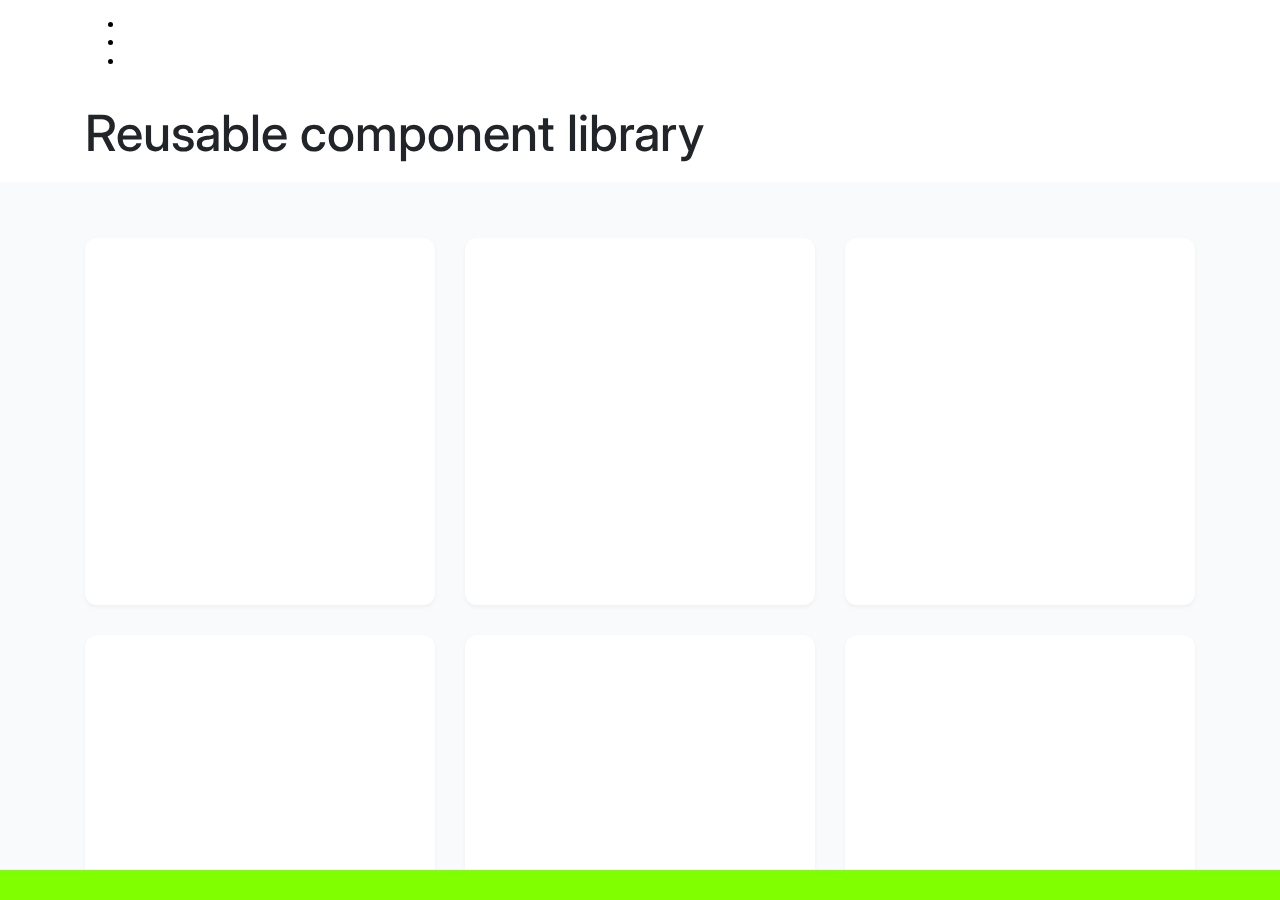
<file: index.html>
<!DOCTYPE html>
<!-- Главная страница -->
<html lang="ru">

<head>
    <link rel="stylesheet" href="./assets/css/normalize.css">
    <link rel="stylesheet" href="./assets/css/main.css">
</head>

<body>
    <div class="page">
        <header class="header">
            <div class="container">
                <a href="#" class="header__logo"></a>
                <nav class="header__nav">
                    <ul>
                        <li class="header__nav-item"></li>
                        <li class="header__nav-item"></li>
                        <li class="header__nav-item"></li>
                    </ul>
                </nav>
                <h1 class="header__title">Reusable component library</h1>
            </div>
        </header>
        <main class="preview page__main">
            <div class="container">
                <div class="preview__cards">
                    <div class="card"></div>
                    <div class="card"></div>
                    <div class="card"></div>
                    <div class="card"></div>
                    <div class="card"></div>
                    <div class="card"></div>
                </div>
            </div>


        </main>
        <footer class="footer">
            <div class="container">

            </div>
        </footer>
    </div>
</body>

</html>
</file>
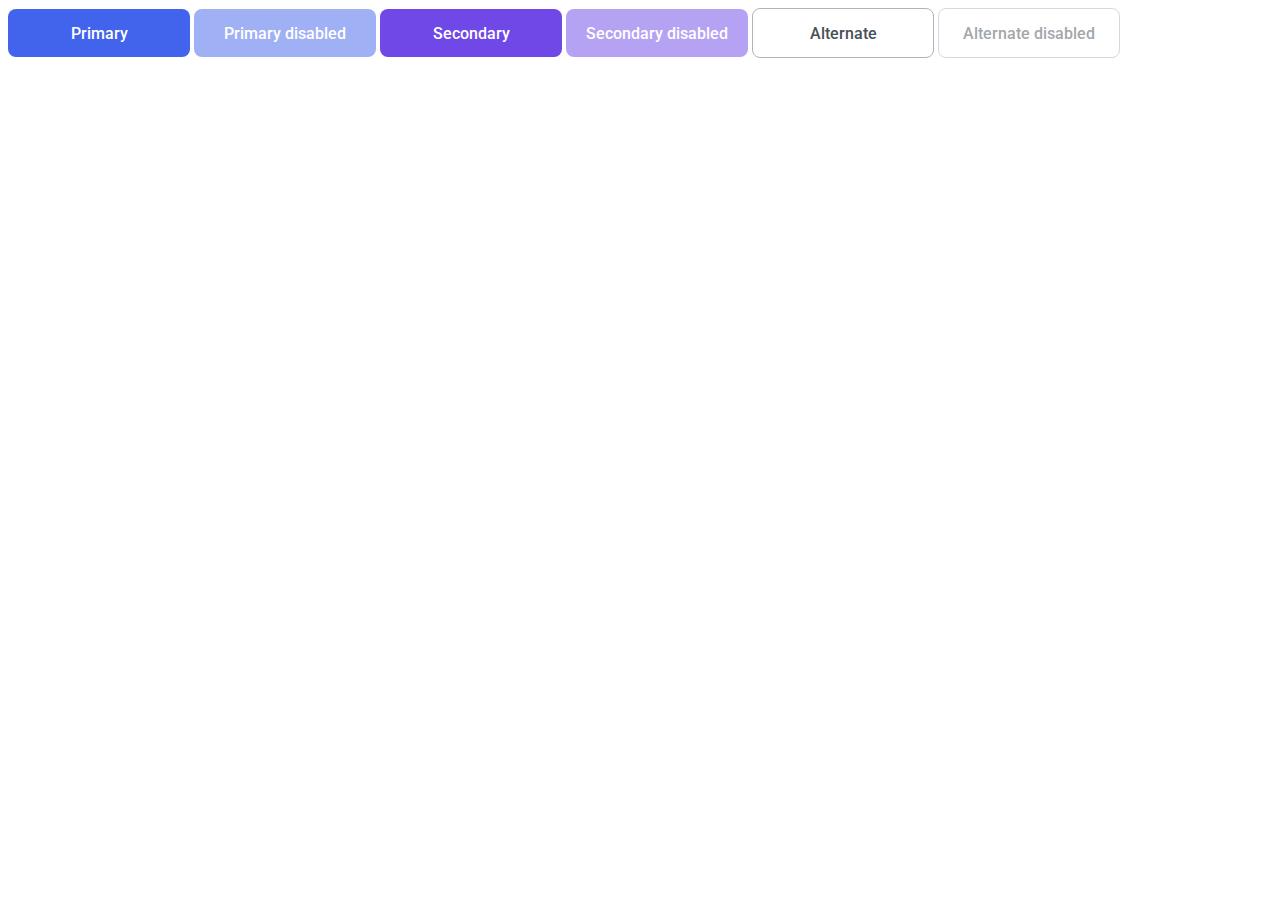
<file: 03-lection1/01-button/index.html>
<!DOCTYPE html>
<!-- Страница с кнопкой -->
<html lang="ru">
    <head>
        <link rel="stylesheet" href="../../assets/css/main.css">
        <link rel="stylesheet" href="./button.css">
    </head>
    <body>
        <button class="button button_primary">
            Primary
        </button>
        <button class="button button_primary" disabled>
            Primary disabled
        </button>
        <button class="button button_secondary">
            Secondary
        </button>
        <button class="button button_secondary" disabled>
            Secondary disabled
        </button>
        <button class="button button_alternate">
            Alternate
        </button>
        <button class="button button_alternate" disabled>
            Alternate disabled
        </button>
    </body>
</html>
</file>
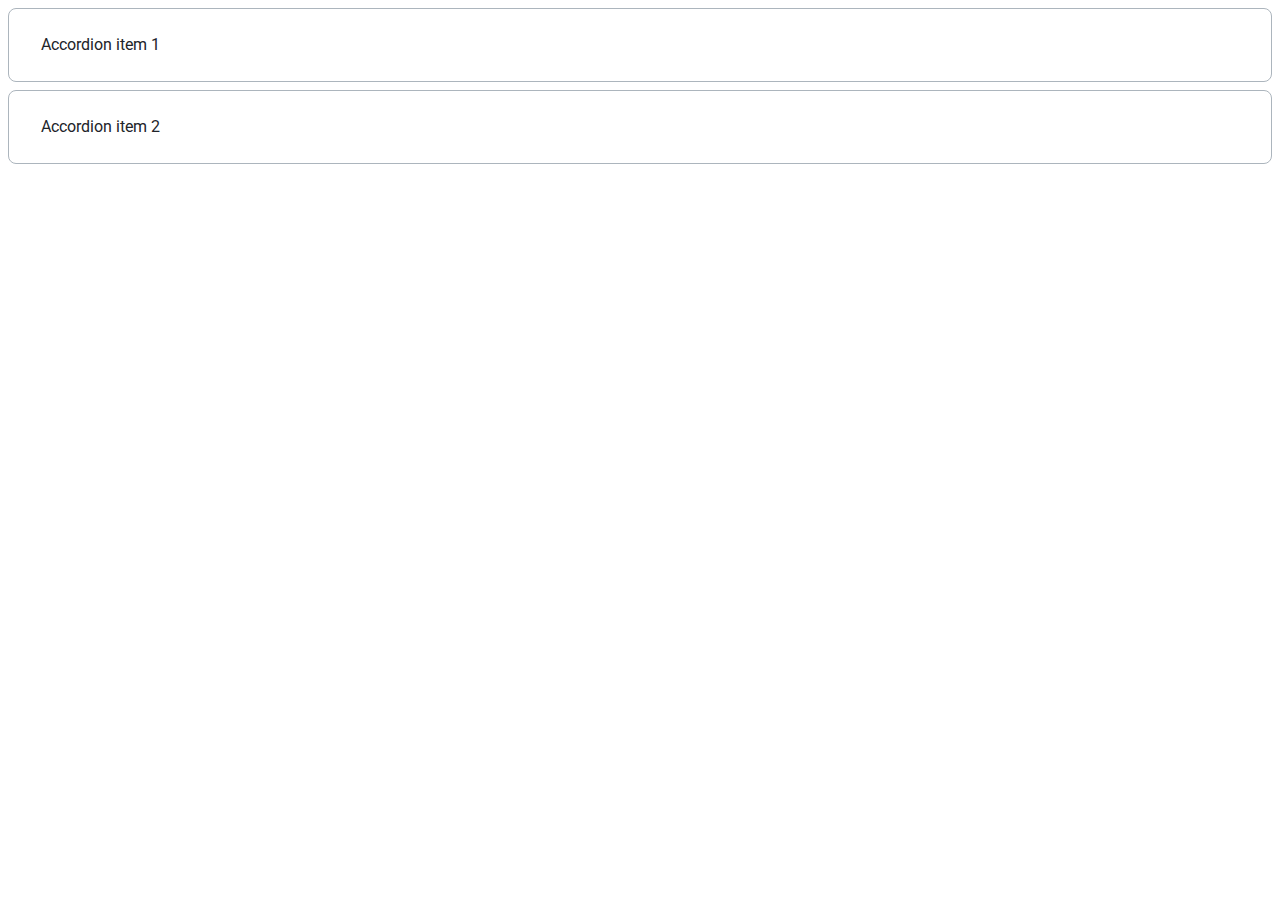
<file: 03-lection1/02-accordion/index.html>
<!DOCTYPE html>
<!-- Страница с аккордеоном -->
<html lang="ru">
    <head>
        <link rel="stylesheet" href="../../assets/css/main.css">
        <link rel="stylesheet" href="./accordion.css">
    </head>
    <body>
        <div class="accordion">
            <details class="accordion__item">
                <summary class="accordion__summary">
                    Accordion item 1
                </summary>
                <div class="accordion__content">
                    <p class="accordion__text">
                        Amet minim mollit non deserunt ullamco est sit aliqua dolor do amet sint.
                        Velit officia consequat duis enim velit mollit.
                        Exercitation veniam consequat sunt nostrud amet.
                    </p>
                </div>
            </details>
            <details class="accordion__item">
                <summary class="accordion__summary">
                    Accordion item 2
                </summary>
                <div class="accordion__content">
                    <p class="accordion__text">
                        Amet minim mollit non deserunt ullamco est sit aliqua dolor do amet sint.
                        Velit officia consequat duis enim velit mollit.
                        Exercitation veniam consequat sunt nostrud amet.
                    </p>
                </div>
            </details>
        </div>
    </body>
</html>
</file>
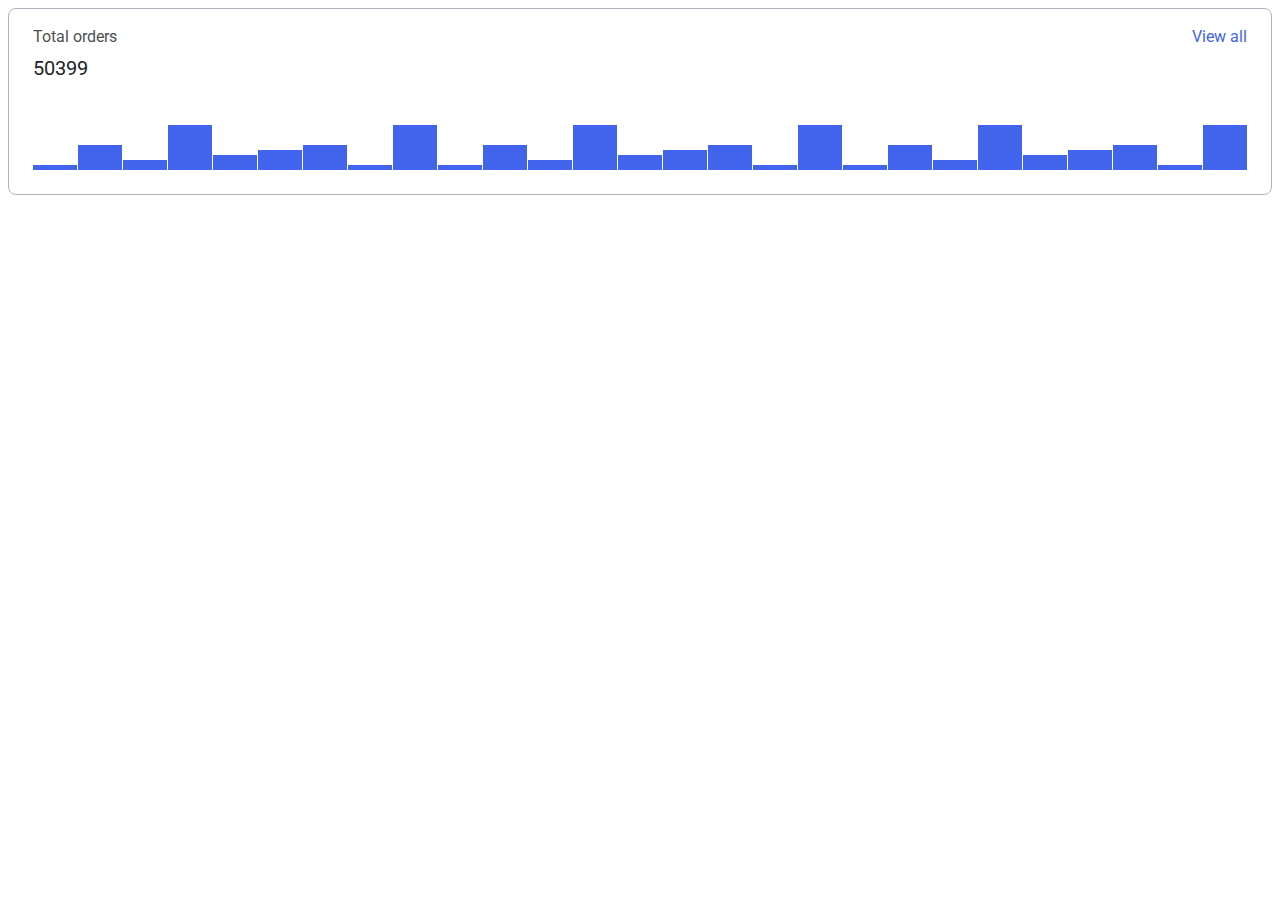
<file: 04-lection2/01-histogram/index.html>
<!DOCTYPE html>
<!-- Страница с гистограммой -->
<html lang="ru">
    <head>
        <link rel="stylesheet" href="../../assets/css/main.css">
        <link rel="stylesheet" href="./histogram.css">
    </head>
    <body>
        <div class="histogram">
            <div class="histogram__header">
                <p class="histogram__title">Total orders</p>
                <a href="#" class="histogram__link">View all</a>
            </div>
            <span class="histogram__total">50399</span>
            <div class="histogram__bars">
                <div class="histogram__bar" style="height: 10%"></div>
                <div class="histogram__bar" style="height: 50%"></div>
                <div class="histogram__bar" style="height: 20%"></div>
                <div class="histogram__bar" style="height: 90%"></div>
                <div class="histogram__bar" style="height: 30%"></div>
                <div class="histogram__bar" style="height: 40%"></div>
                <div class="histogram__bar" style="height: 50%"></div>
                <div class="histogram__bar" style="height: 10%"></div>
                <div class="histogram__bar" style="height: 90%"></div>
                <div class="histogram__bar" style="height: 10%"></div>
                <div class="histogram__bar" style="height: 50%"></div>
                <div class="histogram__bar" style="height: 20%"></div>
                <div class="histogram__bar" style="height: 90%"></div>
                <div class="histogram__bar" style="height: 30%"></div>
                <div class="histogram__bar" style="height: 40%"></div>
                <div class="histogram__bar" style="height: 50%"></div>
                <div class="histogram__bar" style="height: 10%"></div>
                <div class="histogram__bar" style="height: 90%"></div>
                <div class="histogram__bar" style="height: 10%"></div>
                <div class="histogram__bar" style="height: 50%"></div>
                <div class="histogram__bar" style="height: 20%"></div>
                <div class="histogram__bar" style="height: 90%"></div>
                <div class="histogram__bar" style="height: 30%"></div>
                <div class="histogram__bar" style="height: 40%"></div>
                <div class="histogram__bar" style="height: 50%"></div>
                <div class="histogram__bar" style="height: 10%"></div>
                <div class="histogram__bar" style="height: 90%"></div>
            </div>
        </div>
    </body>
</html>
</file>
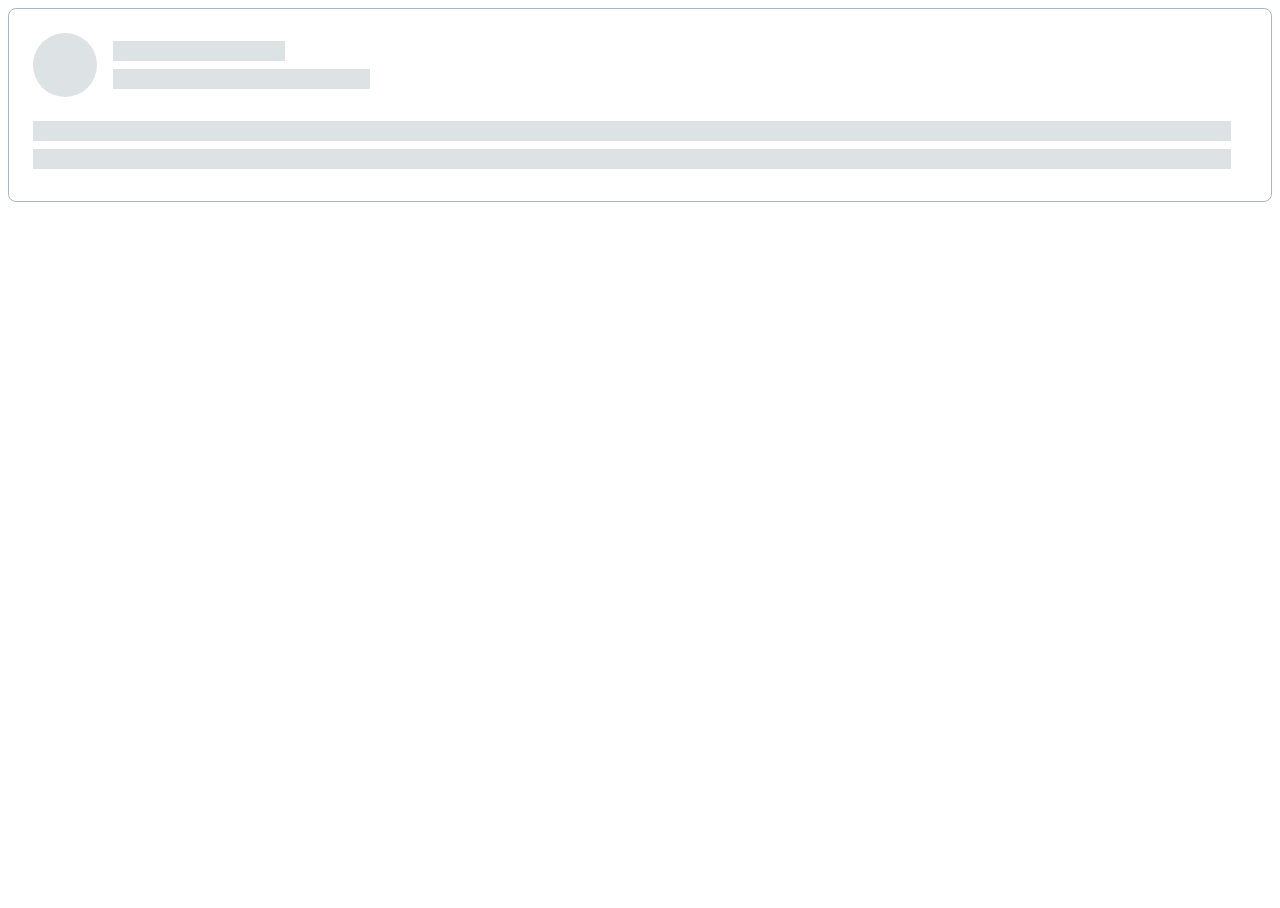
<file: 04-lection2/02-skeleton/index.html>
<!DOCTYPE html>
<!-- Страница со скелетоном -->
<html lang="ru">
    <head>
        <link rel="stylesheet" href="../../assets/css/main.css">
        <link rel="stylesheet" href="./skeleton.css">
    </head>
    <body>
        <div class="skeleton">
            <div class="skeleton__header">
                <div class="skeleton__circle"></div>
                <div class="skeleton__title">
                    <div class="skeleton__line skeleton__line_name"></div>
                    <div class="skeleton__line skeleton__line_date"></div>
                </div>
            </div>
            <div class="skeleton__body">
                <div class="skeleton__line"></div>
                <div class="skeleton__line"></div>
            </div>
        </div>
    </body>
</html>
</file>
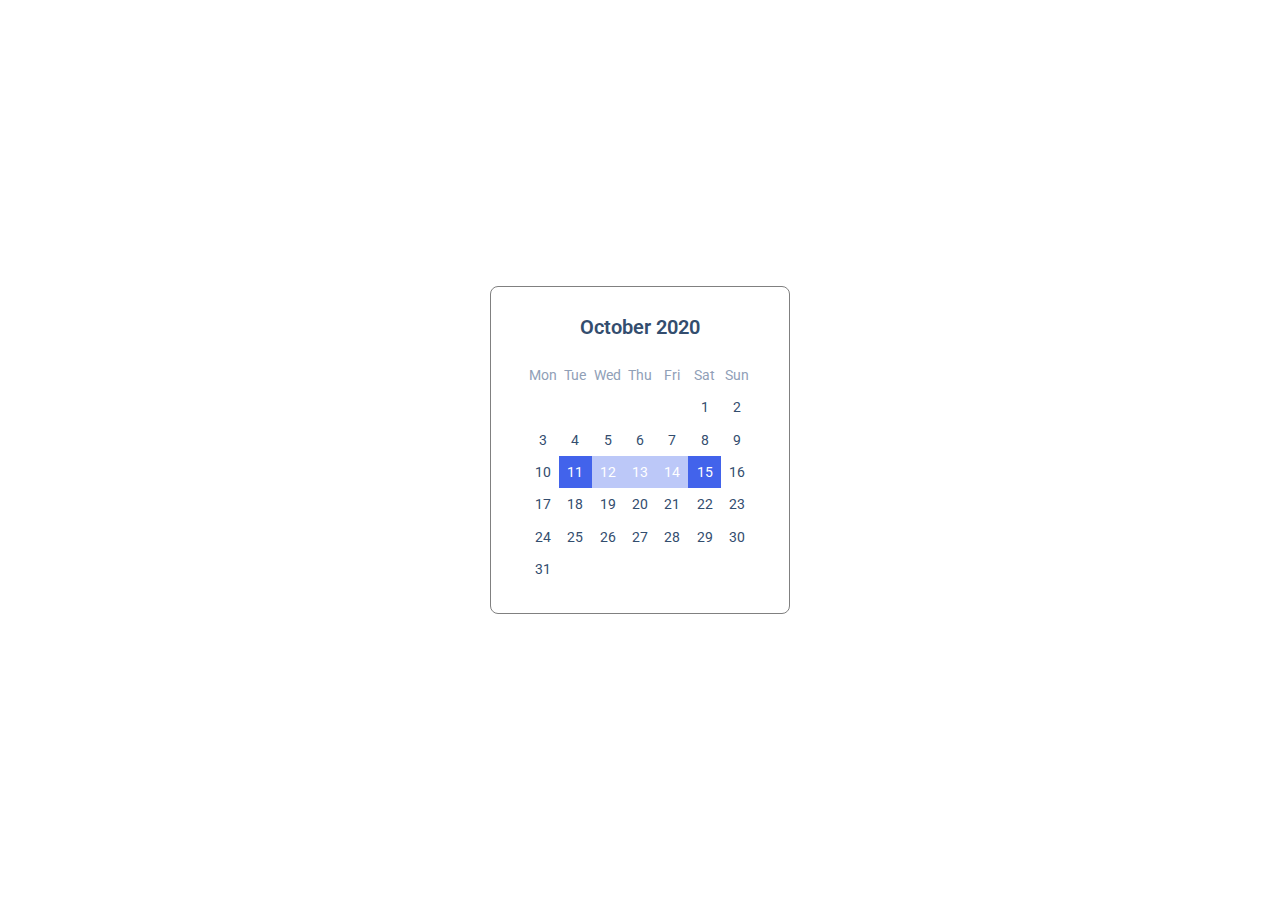
<file: 05-lection3/03-calendar/index.html>
<!DOCTYPE html>
<html lang="en">
<head>
    <meta charset="UTF-8">
    <title>Calendar</title>
    <link rel="stylesheet" href="../../assets/css/main.css">
    <link rel="stylesheet" href="./calendar.css">
    <link rel="stylesheet" href="./index.css">
</head>
<body>
    <div class="calendar">
        <div class="calendar__title">October 2020</div>
        <div class="calendar__wrapper">
            <div class="calendar__inner">
                <span class="calendar__item calendar__item_day">Mon</span>
                <span class="calendar__item calendar__item_day">Tue</span>
                <span class="calendar__item calendar__item_day">Wed</span>
                <span class="calendar__item calendar__item_day">Thu</span>
                <span class="calendar__item calendar__item_day">Fri</span>
                <span class="calendar__item calendar__item_day">Sat</span>
                <span class="calendar__item calendar__item_day">Sun</span>
                <span class="calendar__item"></span>
                <span class="calendar__item"></span>
                <span class="calendar__item"></span>
                <span class="calendar__item"></span>
                <span class="calendar__item"></span>
                <span class="calendar__item">1</span>
                <span class="calendar__item">2</span>
                <span class="calendar__item">3</span>
                <span class="calendar__item">4</span>
                <span class="calendar__item">5</span>
                <span class="calendar__item">6</span>
                <span class="calendar__item">7</span>
                <span class="calendar__item">8</span>
                <span class="calendar__item">9</span>
                <span class="calendar__item">10</span>
                <span class="calendar__item calendar__item_active">11</span>
                <span class="calendar__item calendar__item_between-active">12</span>
                <span class="calendar__item calendar__item_between-active">13</span>
                <span class="calendar__item calendar__item_between-active">14</span>
                <span class="calendar__item calendar__item_active">15</span>
                <span class="calendar__item">16</span>
                <span class="calendar__item">17</span>
                <span class="calendar__item">18</span>
                <span class="calendar__item">19</span>
                <span class="calendar__item">20</span>
                <span class="calendar__item">21</span>
                <span class="calendar__item">22</span>
                <span class="calendar__item">23</span>
                <span class="calendar__item">24</span>
                <span class="calendar__item">25</span>
                <span class="calendar__item">26</span>
                <span class="calendar__item">27</span>
                <span class="calendar__item">28</span>
                <span class="calendar__item">29</span>
                <span class="calendar__item">30</span>
                <span class="calendar__item">31</span>
            </div>
        </div>
    </div>
</body>
</html>
</file>
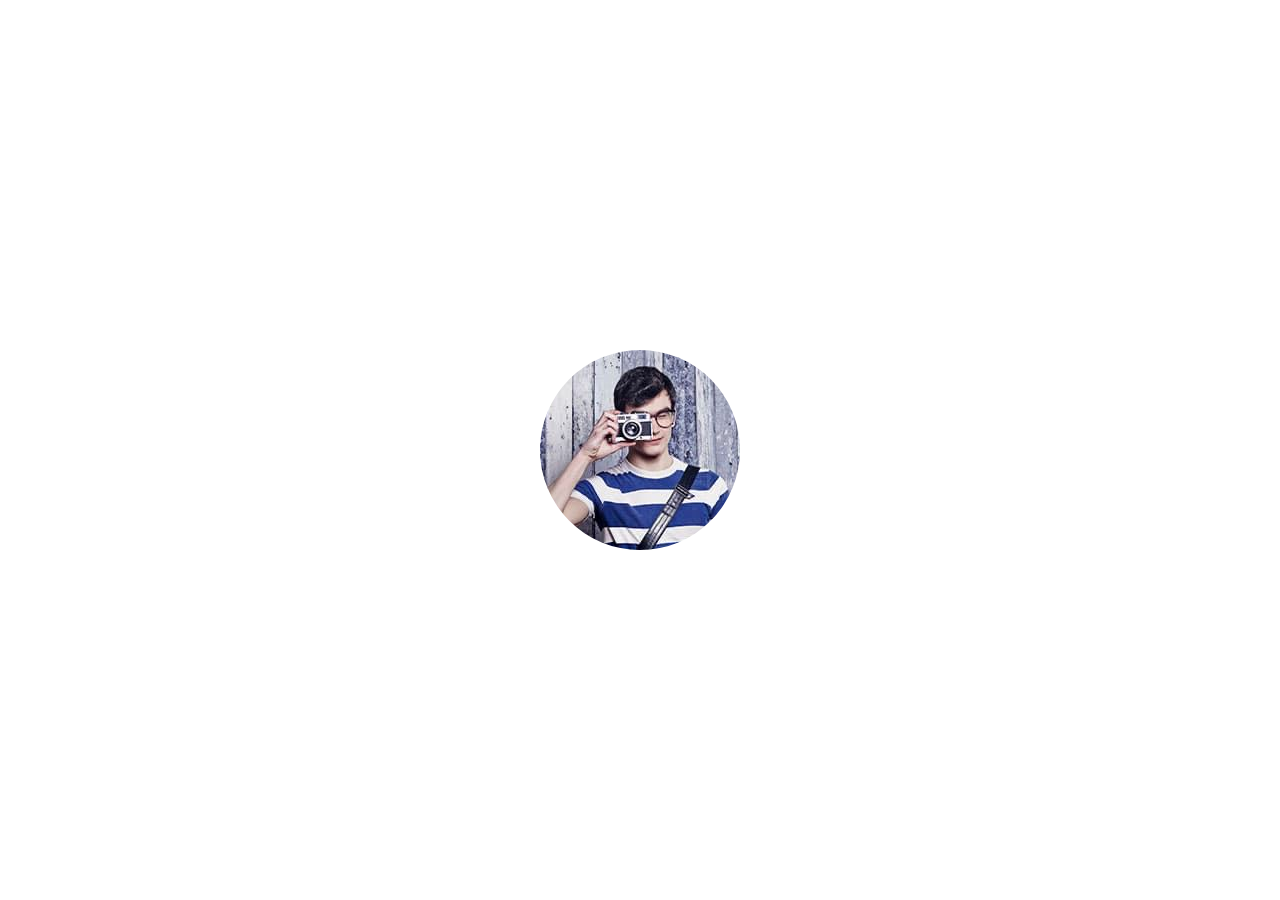
<file: 06-lection4/01-avatar/index.html>
<!DOCTYPE html>
<!-- Страница с аватаром -->
<html lang="ru">
    <head>
        <link rel="stylesheet" href="../../assets/css/main.css">
        <link rel="stylesheet" href="./avatar.css">
        <link rel="stylesheet" href="./index.css">
        <title>Avatar</title>
    </head>
    <body>
        <div class="avatar">
            <img class="avatar__image" src="./public/avatar-200.jpg">
        </div>
    </body>
</html>
</file>
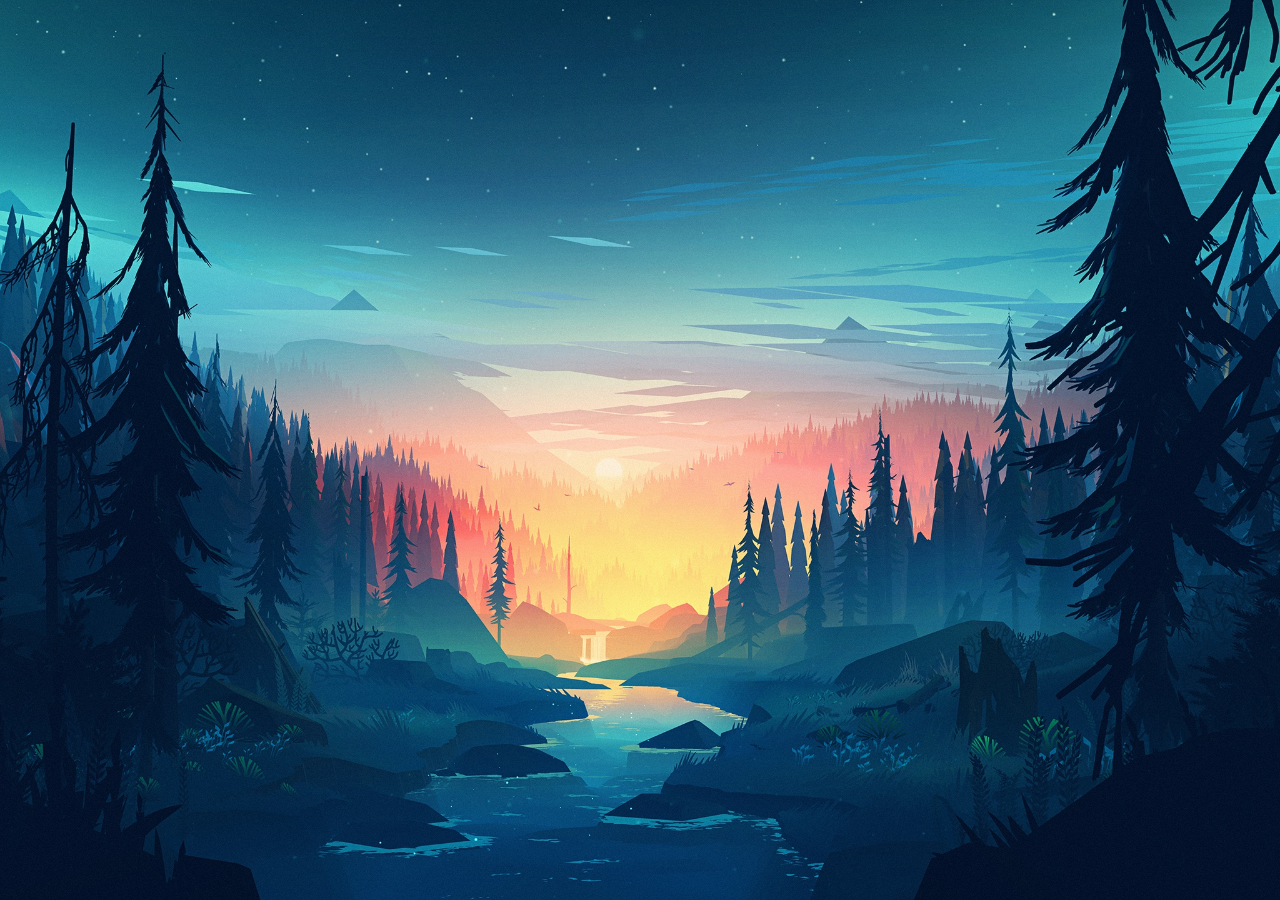
<file: 06-lection4/02-background-image/index.html>
<!DOCTYPE html>
<html lang="ru">
    <head>
        <link rel="stylesheet" href="../../assets/css/main.css">
        <link rel="stylesheet" href="./background-image.css">
        <link rel="stylesheet" href="./index.css">
        <title>Background</title>
    </head>
    <body>
        <div class="background"></div>
    </body>
</html>
</file>
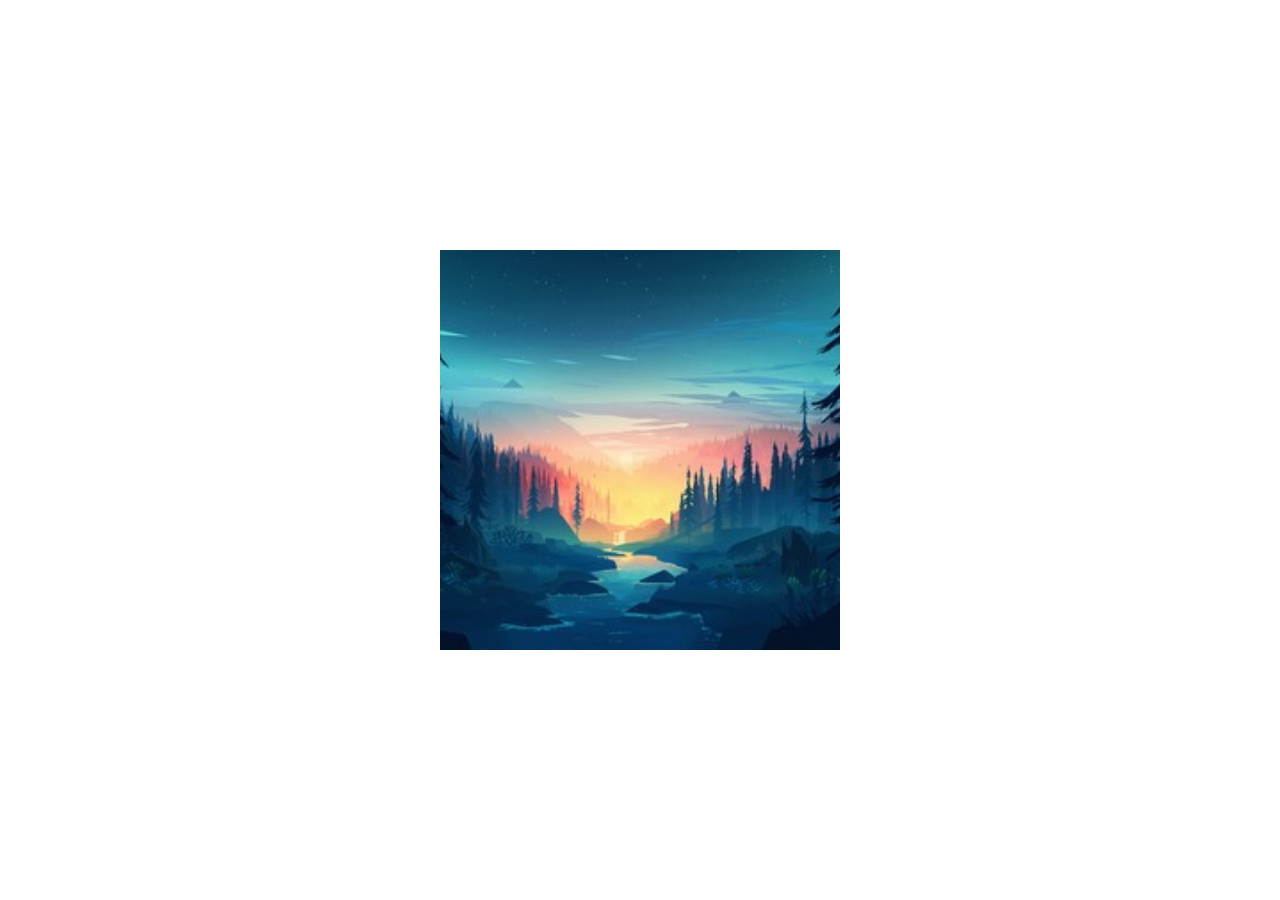
<file: 06-lection4/03-srcset/index.html>
<!DOCTYPE html>
<html lang="ru">
    <head>
        <link rel="stylesheet" href="../../assets/css/main.css">
        <link rel="stylesheet" href="./srcset.css">
        <link rel="stylesheet" href="./index.css">
    </head>
    <body>
        <div class="block">
            <img class="block__image" src="./public/forest_400.jpg" srcset="./public/forest_400.jpg 1x, ./public/forest_768.jpg 2x">
        </div>
    </body>
</html>
</file>
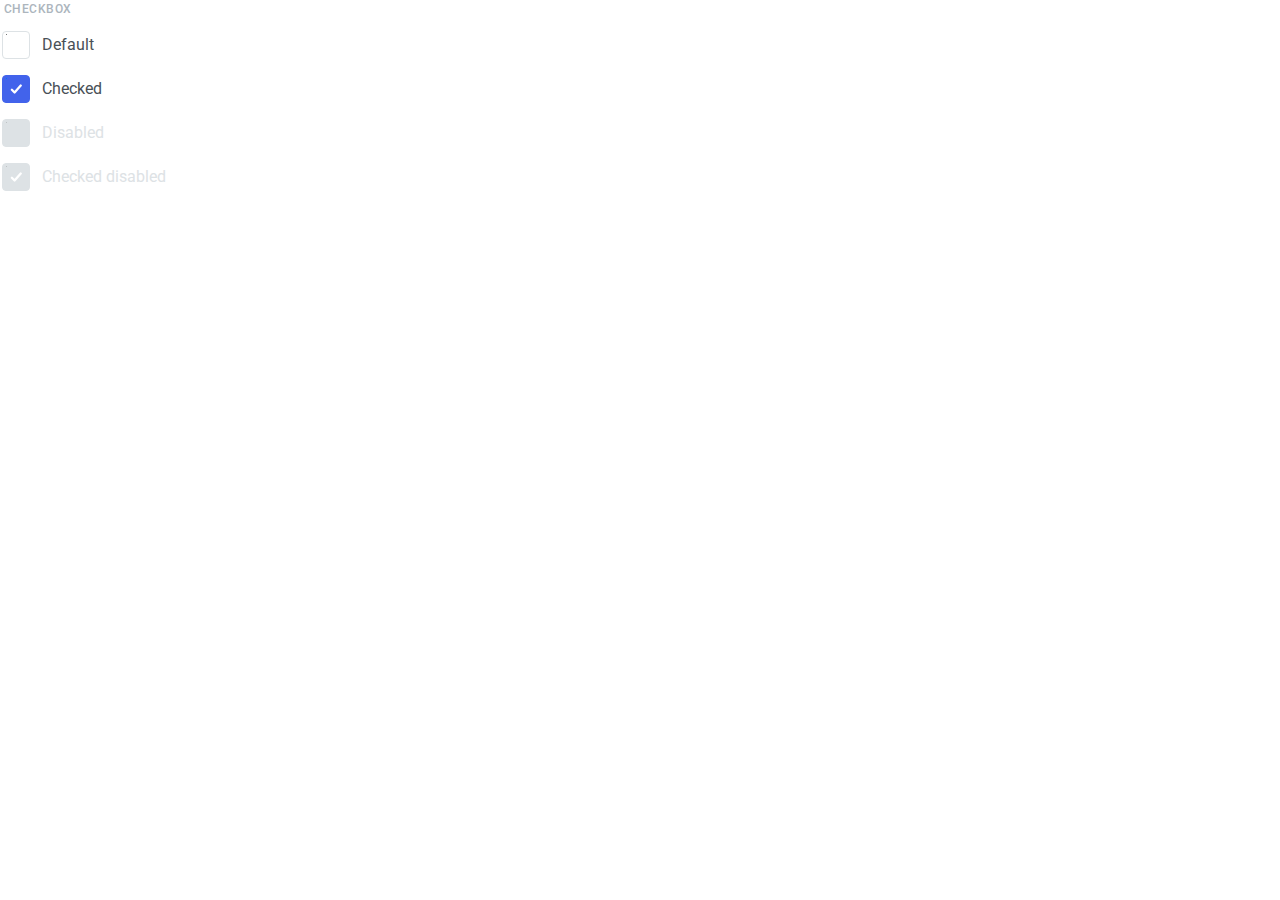
<file: 07-lection5/01-checkbox/index.html>
<!DOCTYPE html>
<!-- Checkbox -->
<html lang="ru">
    <head>
        <link rel="stylesheet" href="./index.css">
        <link rel="stylesheet" href="../../assets/css/main.css">
        <link rel="stylesheet" href="./checkbox.css">
    </head>
    <body>
        <form class="form">
            <fieldset class="form__fieldset">
                <legend class="form__legend">CHECKBOX</legend>
                <label class="checkbox form__control">
                    <input type="checkbox" class="checkbox__input" name="checkbox" value="1">
                    <div class="checkbox__state">
                        <div class="checkbox__control">
                            <svg class="checkbox__checked" width="15" height="13" viewBox="0 0 15 13" fill="none" xmlns="http://www.w3.org/2000/svg">
                                <path d="M1.5 7.5L5 11L13 2" stroke="currentColor" stroke-width="3" stroke-linecap="round" stroke-linejoin="round" />
                            </svg>
                        </div>
                        <p class="checkbox__legend">Default</p>
                    </div>
                </label>
                <label class="checkbox form__control">
                    <input type="checkbox" class="checkbox__input" name="checkbox" value="2" checked>
                    <div class="checkbox__state">
                        <div class="checkbox__control">
                            <svg class="checkbox__checked" width="15" height="13" viewBox="0 0 15 13" fill="none" xmlns="http://www.w3.org/2000/svg">
                                <path d="M1.5 7.5L5 11L13 2" stroke="currentColor" stroke-width="3" stroke-linecap="round" stroke-linejoin="round" />
                            </svg>
                        </div>
                        <p class="checkbox__legend">Checked</p>
                    </div>
                </label>
                <label class="checkbox form__control">
                    <input type="checkbox" class="checkbox__input" name="checkbox" value="3" disabled>
                    <div class="checkbox__state">
                        <div class="checkbox__control">
                            <svg class="checkbox__checked" width="15" height="13" viewBox="0 0 15 13" fill="none" xmlns="http://www.w3.org/2000/svg">
                                <path d="M1.5 7.5L5 11L13 2" stroke="currentColor" stroke-width="3" stroke-linecap="round" stroke-linejoin="round" />
                            </svg>
                        </div>
                        <p class="checkbox__legend">Disabled</p>
                    </div>
                </label>
                <label class="checkbox form__control">
                    <input type="checkbox" class="checkbox__input" name="checkbox" value="4" disabled checked>
                    <div class="checkbox__state">
                        <div class="checkbox__control">
                            <svg class="checkbox__checked" width="15" height="13" viewBox="0 0 15 13" fill="none" xmlns="http://www.w3.org/2000/svg">
                                <path d="M1.5 7.5L5 11L13 2" stroke="currentColor" stroke-width="3" stroke-linecap="round" stroke-linejoin="round" />
                            </svg>
                        </div>
                        <p class="checkbox__legend">Checked disabled</p>
                    </div>
                </label>
            </fieldset>
        </form>
    </body>
</html>
</file>
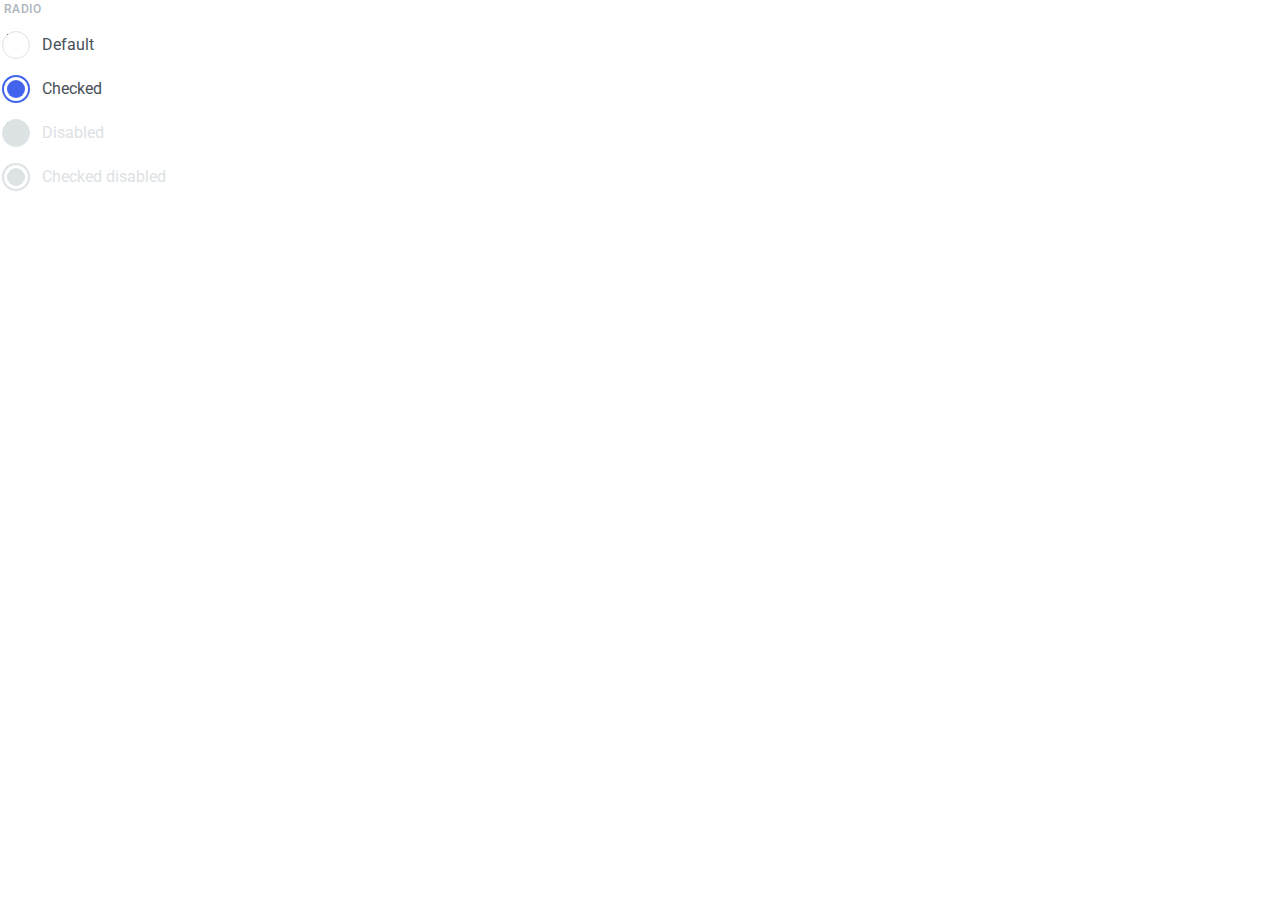
<file: 07-lection5/02-radio/index.html>
<!DOCTYPE html>
<!-- Страница радио -->
<html lang="ru">
    <head>
        <link rel="stylesheet" href="./index.css">
        <link rel="stylesheet" href="../../assets/css/main.css">
        <link rel="stylesheet" href="./radio.css">
    </head>
    <body>
        <form class="form">
            <fieldset class="form__fieldset">
                <legend class="form__legend">radio</legend>
                <label class="radio form__control">
                    <input type="radio" class="radio__input" name="radio" value="1">
                    <div class="radio__state">
                        <div class="radio__control">
                            <div class="radio__checked"></div>
                        </div>
                        <p class="radio__legend">Default</p>
                    </div>
                </label>
                <label class="radio form__control">
                    <input type="radio" class="radio__input" name="radio" value="2" checked>
                    <div class="radio__state">
                        <div class="radio__control">
                            <div class="radio__checked"></div>
                        </div>
                        <p class="radio__legend">Checked</p>
                    </div>
                </label>
                <label class="radio form__control">
                    <input type="radio" class="radio__input" name="radio" value="3" disabled>
                    <div class="radio__state">
                        <div class="radio__control">
                            <div class="radio__checked"></div>
                        </div>
                        <p class="radio__legend">Disabled</p>
                    </div>
                </label>
                <label class="radio form__control">
                    <input type="radio" class="radio__input" name="radio2" value="4" disabled checked>
                    <div class="radio__state">
                        <div class="radio__control">
                            <div class="radio__checked"></div>
                        </div>
                        <p class="radio__legend">Checked disabled</p>
                    </div>
                </label>
            </fieldset>
        </form>
    </body>
</html>
</file>
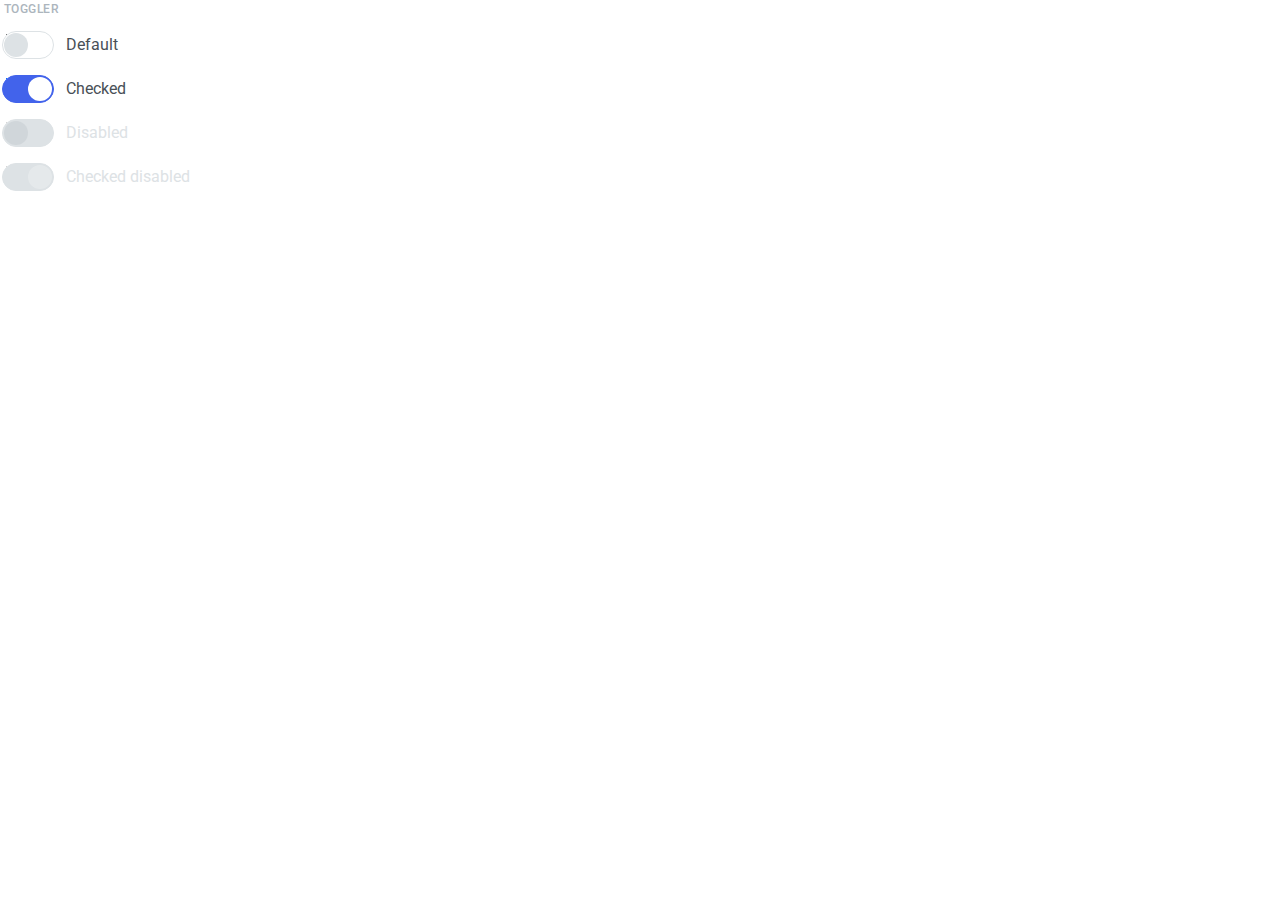
<file: 07-lection5/03-toggler/index.html>
<!DOCTYPE html>
<!-- Страница с кнопкой переключения -->
<html lang="ru">
    <head>
        <link rel="stylesheet" href="./index.css">
        <link rel="stylesheet" href="../../assets/css/main.css">
        <link rel="stylesheet" href="./toggler.css">
    </head>
    <body>
        <form class="form">
            <fieldset class="form__fieldset">
                <legend class="form__legend">toggler</legend>
                <label class="toggler form__control">
                    <input type="checkbox" class="toggler__input" name="toggler" value="1">
                    <div class="toggler__state">
                        <div class="toggler__control">
                            <div class="toggler__round"></div>
                        </div>
                        <p class="toggler__legend">Default</p>
                    </div>
                </label>
                <label class="toggler form__control">
                    <input type="checkbox" class="toggler__input" name="toggler" value="2" checked>
                    <div class="toggler__state">
                        <div class="toggler__control">
                            <div class="toggler__round"></div>
                        </div>
                        <p class="toggler__legend">Checked</p>
                    </div>
                </label>
                <label class="toggler form__control">
                    <input type="checkbox" class="toggler__input" name="toggler" value="3" disabled>
                    <div class="toggler__state">
                        <div class="toggler__control">
                            <div class="toggler__round"></div>
                        </div>
                        <p class="toggler__legend">Disabled</p>
                    </div>
                </label>
                <label class="toggler form__control">
                    <input type="checkbox" class="toggler__input" name="toggler2" value="4" disabled checked>
                    <div class="toggler__state">
                        <div class="toggler__control">
                            <div class="toggler__round"></div>
                        </div>
                        <p class="toggler__legend">Checked disabled</p>
                    </div>
                </label>
            </fieldset>
        </form>
    </body>
</html>
</file>
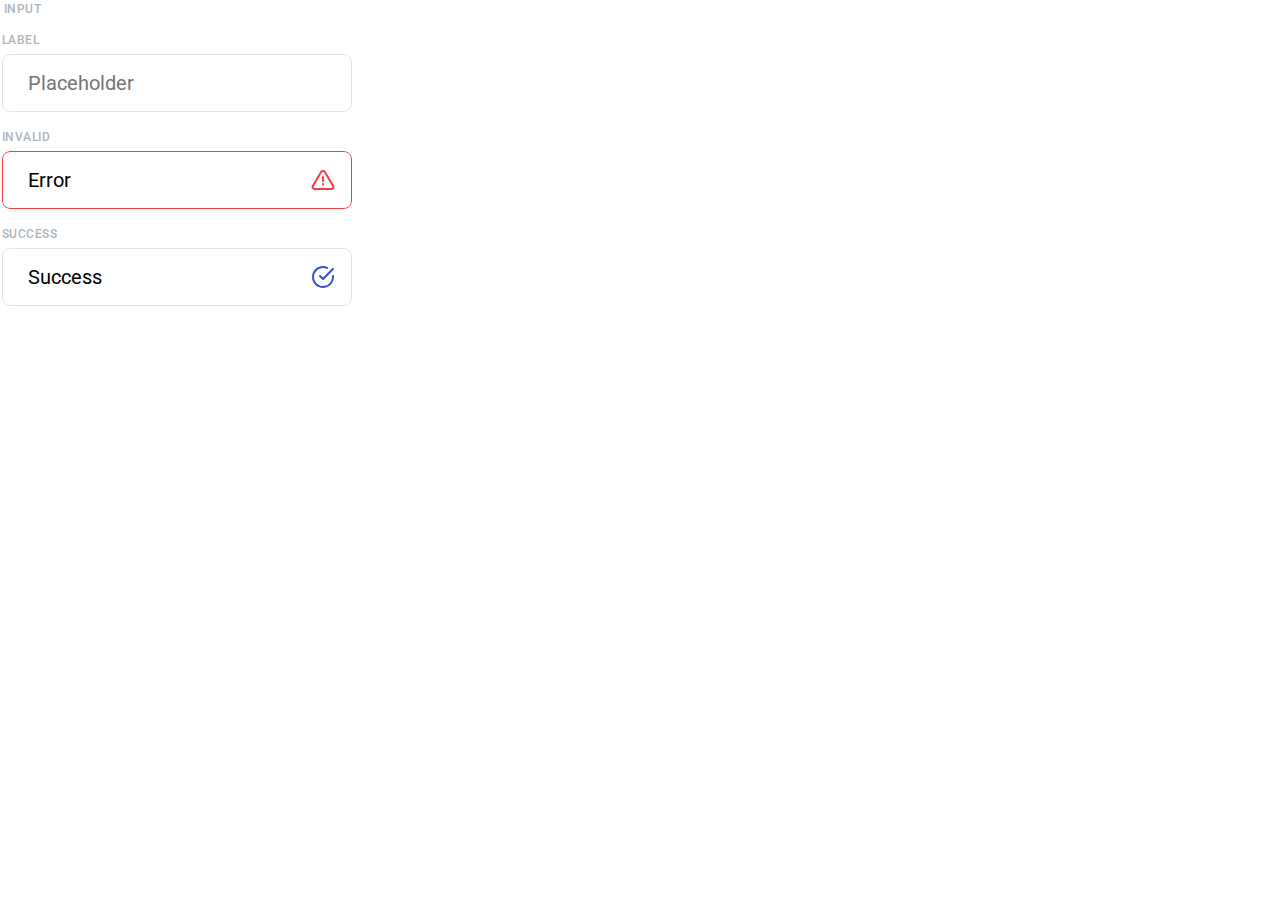
<file: 07-lection5/04-input/index.html>
<!DOCTYPE html>
<!-- Страница с полем ввода -->
<html lang="ru">
    <head>
        <link rel="stylesheet" href="./index.css">
        <link rel="stylesheet" href="../../assets/css/main.css">
        <link rel="stylesheet" href="./input.css">
    </head>
    <body>
        <form class="form">
            <fieldset class="form__fieldset">
                <legend class="form__legend">INPUT</legend>
                <label class="input form__control">
                    <p class="input__legend">LABEL</p>
                    <div class="input__fake">
                        <input class="input__control" type="text" placeholder="Placeholder">
                        <div class="input__state">
                            <svg class="input__icon input__icon_ok" viewBox="0 0 24 24" fill="none" xmlns="http://www.w3.org/2000/svg">
                                <path d="M22 11.08V12C21.9988 14.1564 21.3005 16.2547 20.0093 17.9818C18.7182 19.709 16.9033 20.9725 14.8354 21.5839C12.7674 22.1953 10.5573 22.1219 8.53447 21.3746C6.51168 20.6273 4.78465 19.2461 3.61096 17.4371C2.43727 15.628 1.87979 13.4881 2.02168 11.3363C2.16356 9.18455 2.99721 7.13631 4.39828 5.49706C5.79935 3.85781 7.69279 2.71537 9.79619 2.24013C11.8996 1.7649 14.1003 1.98232 16.07 2.85999" stroke="#374FC7" stroke-width="2" stroke-linecap="round" stroke-linejoin="round"/>
                                <path d="M22 4L12 14.01L9 11.01" stroke="#374FC7" stroke-width="2" stroke-linecap="round" stroke-linejoin="round"/>
                            </svg>
                            <svg class="input__icon input__icon_error" viewBox="0 0 24 24" fill="none" xmlns="http://www.w3.org/2000/svg">
                                <path d="M10.29 3.86002L1.82002 18C1.64539 18.3024 1.55299 18.6453 1.55201 18.9945C1.55103 19.3438 1.64151 19.6872 1.81445 19.9905C1.98738 20.2939 2.23675 20.5468 2.53773 20.7239C2.83871 20.901 3.18082 20.9962 3.53002 21H20.47C20.8192 20.9962 21.1613 20.901 21.4623 20.7239C21.7633 20.5468 22.0127 20.2939 22.1856 19.9905C22.3585 19.6872 22.449 19.3438 22.448 18.9945C22.4471 18.6453 22.3547 18.3024 22.18 18L13.71 3.86002C13.5318 3.56613 13.2807 3.32314 12.9812 3.15451C12.6817 2.98587 12.3438 2.89728 12 2.89728C11.6563 2.89728 11.3184 2.98587 11.0188 3.15451C10.7193 3.32314 10.4683 3.56613 10.29 3.86002V3.86002Z" stroke="#F03D3E" stroke-width="2" stroke-linecap="round" stroke-linejoin="round"/>
                                <path d="M12 9V13" stroke="#F03D3E" stroke-width="2" stroke-linecap="round" stroke-linejoin="round"/>
                                <path d="M12 16V16.5" stroke="#F03D3E" stroke-width="2" stroke-linecap="round" stroke-linejoin="round"/>
                            </svg>
                        </div>
                    </div>
                </label>
                <label class="input form__control">
                    <p class="input__legend">INVALID</p>
                    <div class="input__fake">
                        <input class="input__control input__control_invalid" type="text" placeholder="Placeholder" value="Error">
                        <div class="input__state">
                            <svg class="input__icon input__icon_ok" viewBox="0 0 24 24" fill="none" xmlns="http://www.w3.org/2000/svg">
                                <path d="M22 11.08V12C21.9988 14.1564 21.3005 16.2547 20.0093 17.9818C18.7182 19.709 16.9033 20.9725 14.8354 21.5839C12.7674 22.1953 10.5573 22.1219 8.53447 21.3746C6.51168 20.6273 4.78465 19.2461 3.61096 17.4371C2.43727 15.628 1.87979 13.4881 2.02168 11.3363C2.16356 9.18455 2.99721 7.13631 4.39828 5.49706C5.79935 3.85781 7.69279 2.71537 9.79619 2.24013C11.8996 1.7649 14.1003 1.98232 16.07 2.85999" stroke="#374FC7" stroke-width="2" stroke-linecap="round" stroke-linejoin="round"/>
                                <path d="M22 4L12 14.01L9 11.01" stroke="#374FC7" stroke-width="2" stroke-linecap="round" stroke-linejoin="round"/>
                            </svg>
                            <svg class="input__icon input__icon_error" viewBox="0 0 24 24" fill="none" xmlns="http://www.w3.org/2000/svg">
                                <path d="M10.29 3.86002L1.82002 18C1.64539 18.3024 1.55299 18.6453 1.55201 18.9945C1.55103 19.3438 1.64151 19.6872 1.81445 19.9905C1.98738 20.2939 2.23675 20.5468 2.53773 20.7239C2.83871 20.901 3.18082 20.9962 3.53002 21H20.47C20.8192 20.9962 21.1613 20.901 21.4623 20.7239C21.7633 20.5468 22.0127 20.2939 22.1856 19.9905C22.3585 19.6872 22.449 19.3438 22.448 18.9945C22.4471 18.6453 22.3547 18.3024 22.18 18L13.71 3.86002C13.5318 3.56613 13.2807 3.32314 12.9812 3.15451C12.6817 2.98587 12.3438 2.89728 12 2.89728C11.6563 2.89728 11.3184 2.98587 11.0188 3.15451C10.7193 3.32314 10.4683 3.56613 10.29 3.86002V3.86002Z" stroke="#F03D3E" stroke-width="2" stroke-linecap="round" stroke-linejoin="round"/>
                                <path d="M12 9V13" stroke="#F03D3E" stroke-width="2" stroke-linecap="round" stroke-linejoin="round"/>
                                <path d="M12 16V16.5" stroke="#F03D3E" stroke-width="2" stroke-linecap="round" stroke-linejoin="round"/>
                            </svg>
                        </div>
                    </div>
                </label>
                <label class="input form__control">
                    <p class="input__legend">SUCCESS</p>
                    <div class="input__fake">
                        <input class="input__control input__control_success" type="text" placeholder="Placeholder" value="Success">
                        <div class="input__state">
                            <svg class="input__icon input__icon_ok" viewBox="0 0 24 24" fill="none" xmlns="http://www.w3.org/2000/svg">
                                <path d="M22 11.08V12C21.9988 14.1564 21.3005 16.2547 20.0093 17.9818C18.7182 19.709 16.9033 20.9725 14.8354 21.5839C12.7674 22.1953 10.5573 22.1219 8.53447 21.3746C6.51168 20.6273 4.78465 19.2461 3.61096 17.4371C2.43727 15.628 1.87979 13.4881 2.02168 11.3363C2.16356 9.18455 2.99721 7.13631 4.39828 5.49706C5.79935 3.85781 7.69279 2.71537 9.79619 2.24013C11.8996 1.7649 14.1003 1.98232 16.07 2.85999" stroke="#374FC7" stroke-width="2" stroke-linecap="round" stroke-linejoin="round"/>
                                <path d="M22 4L12 14.01L9 11.01" stroke="#374FC7" stroke-width="2" stroke-linecap="round" stroke-linejoin="round"/>
                            </svg>
                            <svg class="input__icon input__icon_error" viewBox="0 0 24 24" fill="none" xmlns="http://www.w3.org/2000/svg">
                                <path d="M10.29 3.86002L1.82002 18C1.64539 18.3024 1.55299 18.6453 1.55201 18.9945C1.55103 19.3438 1.64151 19.6872 1.81445 19.9905C1.98738 20.2939 2.23675 20.5468 2.53773 20.7239C2.83871 20.901 3.18082 20.9962 3.53002 21H20.47C20.8192 20.9962 21.1613 20.901 21.4623 20.7239C21.7633 20.5468 22.0127 20.2939 22.1856 19.9905C22.3585 19.6872 22.449 19.3438 22.448 18.9945C22.4471 18.6453 22.3547 18.3024 22.18 18L13.71 3.86002C13.5318 3.56613 13.2807 3.32314 12.9812 3.15451C12.6817 2.98587 12.3438 2.89728 12 2.89728C11.6563 2.89728 11.3184 2.98587 11.0188 3.15451C10.7193 3.32314 10.4683 3.56613 10.29 3.86002V3.86002Z" stroke="#F03D3E" stroke-width="2" stroke-linecap="round" stroke-linejoin="round"/>
                                <path d="M12 9V13" stroke="#F03D3E" stroke-width="2" stroke-linecap="round" stroke-linejoin="round"/>
                                <path d="M12 16V16.5" stroke="#F03D3E" stroke-width="2" stroke-linecap="round" stroke-linejoin="round"/>
                            </svg>
                        </div>
                    </div>
                </label>
            </fieldset>
        </form>
    </body>
</html>
</file>
<file: assets/css/main.css>
@import '../fonts/fonts.css';

@import "../../components/header/header.css";
@import "../../components/page/page.css";
@import "../../components/footer/footer.css";
@import "../../components/container/conteiner.css";
@import "../../components/preview/preview.css";
@import "../../components/card/card.css";

:root {
    --white: #ffffff;
    --black: #212429;
    --pink: #F784AD;
    --purple: #7048E8;
    --blue: #374FC7;
    --red: #F03D3E;
    --grey-1: #F8F9FA;
    --grey-2: #DDE2E5;
    --grey-3: #ACB5BD;
    --grey-4: #495057;

    --error: var(--red);
    --success: var(--blue);

    --primary: var(--blue);
    --secondary: var(--purple);
}

* {
    font-family: 'Roboto', sans-serif;
    box-sizing: border-box;
}

html,
body {
    height: 100%;
}
</file>
<file: 03-lection1/01-button/button.css>
/* Стилизация кнопки */

.button {
    border: none;
    outline: none;

    display: inline-block;
    border-radius: 8px;
    padding: 15px 20px 14px;
    text-align: center;
    font-size: 16px;
    line-height: 19px;
    font-weight: 500;
    cursor: pointer;
    min-width: 182px;
}

.button:disabled {
    opacity: 0.5;
    cursor: default;
}

/* Primary */

.button_primary {
    background: #4263EB;
    color: #FFFFFF;

    transition: opacity 200ms ease-in-out, background 200ms ease-in-out;
}

.button_primary:hover {
    background: #2342C0;
}

/* Возвращаем цвет на такой же, какой был у primary */
.button_primary:hover:disabled {
    background: #4263EB;
}

/* Secondary */

.button_secondary {
    background: #7048E8;
    color: #FFFFFF;

    transition: opacity 200ms ease-in-out, background 200ms ease-in-out;
}

/* Альтернатива возвращению цвета */
.button_secondary:hover:not(:disabled) {
    background: #5028C6;
}

/* Alternate */

.button_alternate {
    border: 1px solid #ACB5BD;
    background: transparent;
    color: #495057;

    transition: border-color 0.2s ease-in-out;
}

/* Альтернатива возвращению цвета */
.button_alternate:hover:not(:disabled) {
    border-color: #212429;
}
</file>
<file: 03-lection1/02-accordion/accordion.css>
/* Стилизация аккордеона */

.accordion {}

.accordion__item {
    border: 1px solid #ACB5BD;
    box-sizing: border-box;
    border-radius: 8px;

    margin-bottom: 8px;
}

.accordion__item:last-child {
    margin-bottom: 0;
}

.accordion__summary {
    display: block;
    /* padding, а не margin, так как хотим, чтобы область оставалась кликабельной */
    padding: 24px 32px;
    cursor: pointer;
    outline: none;

    font-size: 16px;
    line-height: 24px;
    color: #212429;
}

.accordion__item[open] .accordion__summary {
    padding-bottom: 16px;
}

.accordion__summary::-webkit-details-marker {
    display: none;
}

.accordion__content {
    padding: 0 32px 32px;
}

.accordion__text {
    margin: 0;

    font-size: 16px;
    line-height: 24px;
    color: #495057;
}
</file>
<file: 04-lection2/01-histogram/histogram.css>
.histogram {
    width: 100%;
    border: 1px solid #ACB5BD;
    box-sizing: border-box;
    border-radius: 8px;
    background-color: #FFFFFF;
    padding: 16px 24px 24px 24px;
}

.histogram__bars {
    display: flex;
    justify-content: stretch;
    flex-wrap: nowrap;
    width: 100%;
    align-items: flex-end;
    flex-direction: row;
    height: 50px;
}

.histogram__bar {
    flex: 1 0 auto;
    margin-right: 1px;
    background: #4263EB;
}

.histogram__bar:last-child {
    margin-right: 0;
}

.histogram__header {
    display: flex;
    justify-content: space-between;
    margin-bottom: 6px;
}

.histogram__title {
    margin: 0;
    font-size: 16px;
    line-height: 24px;
    color: #212429;
    opacity: 0.8;
}

.histogram__link {
    display: block;
    color: #4263EB;
    font-size: 16px;
    line-height: 24px;
    margin-left: 20px;
    text-decoration: none;
}

.histogram__total {
    font-size: 20px;
    line-height: 26px;
    margin-bottom: 39px;
    display: block;
    color: #212429;
}
</file>
<file: 04-lection2/02-skeleton/skeleton.css>
.skeleton {
    border: 1px solid #ACB5BD;
    padding: 24px 40px 32px 24px;
    border-radius: 8px;
}

.skeleton__header {
    display: flex;
    align-items: center;
    margin-bottom: 24px;
}

.skeleton__circle {
    flex-shrink: 0;
    width: 64px;
    height: 64px;
    border-radius: 50%;
    background: #DDE2E5;
}

.skeleton__title {
    flex-shrink: 1;
    flex-basis: 100%;
    margin-left: 16px;
}

.skeleton__line {
    height: 20px;
    max-width: 100%;
    width: 100%;
    margin-bottom: 8px;
    background: #DDE2E5;
}

.skeleton__line:last-child {
    margin-bottom: 0;
}

.skeleton__line_name {
    max-width: 172px;
}

.skeleton__line_date {
    max-width: 257px;
}
</file>
<file: 05-lection3/03-calendar/calendar.css>
.calendar {
    border: 1px solid gray;
    border-radius: 8px;
    padding: 28px 36px;
    width: 100%;
    max-width: 300px;
}

.calendar__title {
    font-weight: 600;
    font-size: 20px;
    line-height: 24px;
    color: #334D6E;
    text-align: center;
    margin-bottom: 20px;
}

.calendar__wrapper {
    padding-bottom: 100%;
    position: relative;
}

.calendar__inner {
    position: absolute;
    top: 0;
    bottom: 0;
    left: 0;
    right: 0;
    display: grid;
    grid-template-columns: repeat(7, 1fr);
}

.calendar__item {
    display: flex;
    justify-content: center;
    align-items: center;
    font-size: 14px;
    line-height: 20px;
    color: #334D6E;
}

.calendar__item_day {
    color: #90A0B7;
}

.calendar__item_active {
    background: #4263EB;
    color: white;
}

.calendar__item_between-active {
    background: #a0b1f5b3;
    color: white;
}
</file>
<file: 05-lection3/03-calendar/index.css>
html {
    height: 100%;
}

body {
    margin: 0;
    display: flex;
    justify-content: center;
    align-items: center;
    height: 100%;
}
</file>
<file: 06-lection4/01-avatar/avatar.css>
.avatar {
    width: 200px;
    height: 200px;
    border-radius: 50%;
    overflow: hidden;
}

.avatar__image {
    width: 100%;
    height: 100%;
    object-fit: cover;
}
</file>
<file: 06-lection4/01-avatar/index.css>
html {
    margin: 0;
    height: 100%;
}

body {
    margin: 0;
    height: 100%;
    display: flex;
    justify-content: center;
    align-items: center;
}
</file>
<file: 06-lection4/02-background-image/background-image.css>
.background {
    background-image: url('./public/forest_768.jpg');
    background-repeat: no-repeat;
    background-size: cover;
    height: 100%;
    background-position: center center;
}

@media screen and (min-width: 768px) {
    .background {
        background-image: url('./public/forest_1024.jpg');
    }
}

@media screen and (min-width: 1280px) {
    .background {
        background-image: url('./public/forest_2560.jpg');
    }
}
</file>
<file: 06-lection4/02-background-image/index.css>
html {
    margin: 0;
    height: 100%;
}

body {
    margin: 0;
    height: 100%;
}
</file>
<file: 06-lection4/03-srcset/srcset.css>
.block {
    width: 400px;
    height: 400px;
}

.block__image {
    width: 100%;
    height: 100%;
    object-fit: cover;
}
</file>
<file: 06-lection4/03-srcset/index.css>
html {
    margin: 0;
    height: 100%;
}

body {
    margin: 0;
    height: 100%;
    display: flex;
    justify-content: center;
    align-items: center;
}
</file>
<file: 07-lection5/01-checkbox/index.css>
html, body {
    margin: 0;
    height: 100%;
}

p {
    margin: 0;
}

.form__control {
    margin-bottom: 16px;
}

.form__fieldset {
    border: none;
    padding: 0;
}

.form__legend {
    display: block;
    margin-bottom: 13px;
    font-weight: 500;
    font-size: 12px;
    line-height: 18px;
    letter-spacing: 0.04em;
    text-transform: uppercase;
    color: #ACB5BD;
}
</file>
<file: 07-lection5/01-checkbox/checkbox.css>
.checkbox {
    display: block;
}

.checkbox__input {
    display: block;
    position: absolute;
    width: 1px;
    height: 1px;
    opacity: 1;
    pointer-events: none;
    outline: none;
}

.checkbox__state {
    display: flex;
    justify-content: flex-start;
    align-items: center;
    cursor: pointer;
}

.checkbox__legend {
    font-size: 16px;
    line-height: 24px;
    color: #495057;
    margin-left: 12px;
}

.checkbox__control {
    display: flex;
    width: 28px;
    height: 28px;
    box-sizing: border-box;
    border: 1px solid #DDE2E5;
    border-radius: 4px;
}

.checkbox__checked {
    display: none;
    margin: auto;
    width: 13px;
    height: 10px;
    color: white;
}

.checkbox__input:focus ~ .checkbox__state .checkbox__legend {
    text-decoration: underline;
}

.checkbox__input:disabled ~ .checkbox__state {
    cursor: not-allowed;
}

.checkbox__input:checked ~ .checkbox__state .checkbox__control {
    background-color: #4263EB;
    border-color: #4263EB;
}

.checkbox__input:checked ~ .checkbox__state .checkbox__control .checkbox__checked {
    display: block;
}

.checkbox__input:disabled ~ .checkbox__state .checkbox__control {
    background: #DDE2E5;
    border-color: #DDE2E5;
}

.checkbox__input:disabled ~ .checkbox__state .checkbox__legend {
    color: #DDE2E5;
}
</file>
<file: 07-lection5/02-radio/index.css>
html, body {
    margin: 0;
    height: 100%;
}

p {
    margin: 0;
}

.form__control {
    margin-bottom: 16px;
}

.form__fieldset {
    border: none;
    padding: 0;
}

.form__legend {
    display: block;
    margin-bottom: 13px;
    font-weight: 500;
    font-size: 12px;
    line-height: 18px;
    letter-spacing: 0.04em;
    text-transform: uppercase;
    color: #ACB5BD;
}
</file>
<file: 07-lection5/02-radio/radio.css>
.radio {
    display: block;
}

.radio__input {
    display: block;
    position: absolute;
    width: 1px;
    height: 1px;
    opacity: 1;
    pointer-events: none;
    outline: none;
}

.radio__state {
    display: flex;
    justify-content: flex-start;
    align-items: center;
    cursor: pointer;
}

.radio__legend {
    font-size: 16px;
    line-height: 24px;
    color: #495057;
    margin-left: 12px;
}

.radio__control {
    width: 28px;
    height: 28px;
    box-sizing: border-box;
    border: 1px solid #DDE2E5;
    border-radius: 50%;
}

.radio__checked {
    display: none;
    height: 100%;
    width: 100%;
    padding: 3px;
    box-sizing: border-box;
    background-clip: content-box;
    border-radius: 50%;
    background-color: #4263EB;
}

.radio__input:focus ~ .radio__state .radio__legend {
    text-decoration: underline;
}

.radio__input:disabled ~ .radio__state {
    cursor: not-allowed;
}

.radio__input:checked ~ .radio__state .radio__control {
    border-width: 2px;
    border-color: #4263EB;
}

.radio__input:checked ~ .radio__state .radio__control .radio__checked {
    display: block;
}

.radio__input:disabled ~ .radio__state .radio__control {
    background: #DDE2E5;
}

.radio__input:disabled:checked ~ .radio__state .radio__control {
    background: none;
    border-color: #DDE2E5;
}

.radio__input:disabled:checked ~ .radio__state .radio__control .radio__checked {
    background-color: #DDE2E5;
}

.radio__input:disabled ~ .radio__state .radio__legend {
    color: #DDE2E5;
}
</file>
<file: 07-lection5/03-toggler/index.css>
html, body {
    margin: 0;
    height: 100%;
}

p {
    margin: 0;
}

.form__control {
    margin-bottom: 16px;
}

.form__fieldset {
    border: none;
    padding: 0;
}

.form__legend {
    display: block;
    margin-bottom: 13px;
    font-weight: 500;
    font-size: 12px;
    line-height: 18px;
    letter-spacing: 0.04em;
    text-transform: uppercase;
    color: #ACB5BD;
}
</file>
<file: 07-lection5/03-toggler/toggler.css>
.toggler {
    display: block;
}

.toggler__input {
    display: block;
    position: absolute;
    width: 1px;
    height: 1px;
    opacity: 1;
    pointer-events: none;
    outline: none;
}

.toggler__state {
    display: flex;
    justify-content: flex-start;
    align-items: center;
    cursor: pointer;
}

.toggler__legend {
    font-size: 16px;
    line-height: 24px;
    color: #495057;
    margin-left: 12px;
}

.toggler__control {
    position: relative;
    width: 52px;
    height: 28px;
    box-sizing: border-box;
    border: 1px solid #DDE2E5;
    border-radius: 100px;
}

.toggler__round {
    position: absolute;
    width: 24px;
    height: 24px;
    left: 1px;
    top: 1px;
    background: #DDE2E5;
    border-radius: 50%;
}

.toggler__input:focus ~ .toggler__state .toggler__legend {
    text-decoration: underline;
}

.toggler__input:disabled ~ .toggler__state {
    cursor: not-allowed;
}

.toggler__input:disabled ~ .toggler__state .toggler__control .toggler__round {
    background: #ACB5BD;
    opacity: 0.25;
}

.toggler__input:checked ~ .toggler__state .toggler__control {
    background-color: #4263EB;
    border-color: #4263EB;
}

.toggler__input:checked ~ .toggler__state .toggler__control .toggler__round {
    left: unset;
    right: 1px;
    background: #FFFFFF;
}

.toggler__input:disabled ~ .toggler__state .toggler__control {
    background: #DDE2E5;
    border-color: #DDE2E5;
}

.toggler__input:disabled ~ .toggler__state .toggler__legend {
    color: #DDE2E5;
}
</file>
<file: 07-lection5/04-input/index.css>
html, body {
    margin: 0;
    height: 100%;
}

p {
    margin: 0;
}

.form__control {
    margin-bottom: 16px;
}

.form__fieldset {
    border: none;
    padding: 0;
}

.form__legend {
    display: block;
    margin-bottom: 13px;
    font-weight: 500;
    font-size: 12px;
    line-height: 18px;
    letter-spacing: 0.04em;
    text-transform: uppercase;
    color: #ACB5BD;
}
</file>
<file: 07-lection5/04-input/input.css>
.input {
    display: block;
    max-width: 350px;
    cursor: text;
}

.input__legend {
    margin-bottom: 5px;

    font-weight: 500;
    font-size: 12px;
    line-height: 18px;

    letter-spacing: 0.04em;
    text-transform: uppercase;

    color: #ACB5BD;
}

.input__fake {
    position: relative;
    border-radius: 8px;
    overflow: hidden;
}

.input__control {
    width: 100%;
    padding: 15px 17px 15px 25px;
    border: 1px solid #DDE2E5;
    border-radius: 8px;
    box-sizing: border-box;
    outline: none;

    font-size: 20px;
    line-height: 26px;

    text-overflow: ellipsis;
}

.input__icon {
    display: none;
    position: absolute;
    width: 24px;
    height: 24px;
    right: 17px;
    top: 50%;
    transform: translateY(-50%);
}

.input__control:focus {
    border-color: #4263EB;
}

.input__control_success:not(:focus) {
    padding-right: 57px;
}

.input__control_invalid:not(:focus) {
    padding-right: 57px;
    border-color: #F03D3E;
}

.input__control_invalid:not(:focus) ~ .input__state .input__icon_error {
    display: block;
}

.input__control_success:not(:focus) ~ .input__state .input__icon_ok {
    display: block;
}
</file>
